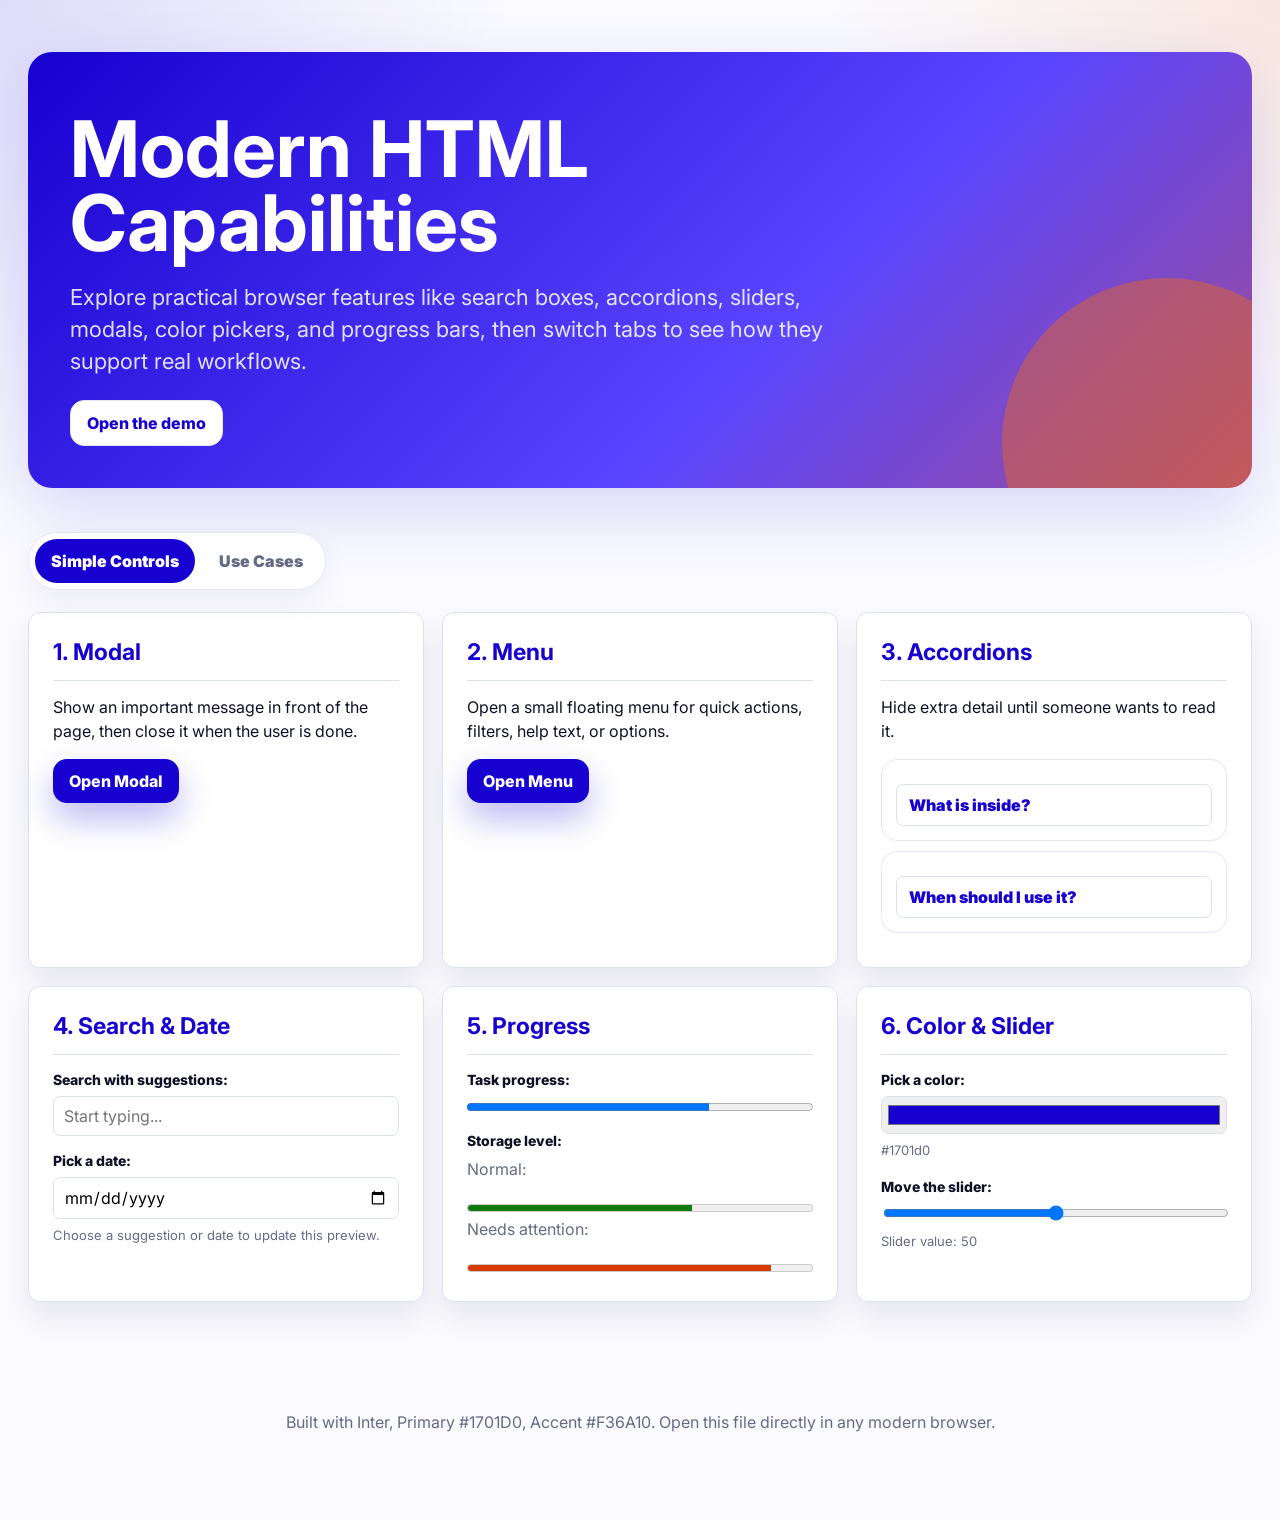
<file: examples/capabilities_use_case.html>
<!doctype html>
<html lang="en">
<head>
  <meta charset="utf-8" />
  <meta name="viewport" content="width=device-width, initial-scale=1" />
  <title>Modern HTML Capabilities</title>
  <link rel="preconnect" href="https://fonts.googleapis.com">
  <link rel="preconnect" href="https://fonts.gstatic.com" crossorigin>
  <link href="https://fonts.googleapis.com/css2?family=Inter:wght@400;500;600;700;800;900&display=swap" rel="stylesheet">
  <style>
    :root{
      --primary:#1701D0;
      --accent:#F36A10;
      --ink:#101126;
      --muted:#666B85;
      --soft:#F5F3FF;
      --line:#E7E5F8;
      --paper:#FFFFFF;
      --bg:#FAFAFF;
      --ok:#138A52;
      --warn:#B45F00;
      --danger:#C93C3C;
      --shadow:0 24px 70px rgba(23,1,208,.14);
      --radius:24px;
    }
    *{box-sizing:border-box}
    html{scroll-behavior:smooth}
    body{
      margin:0;
      min-height:100vh;
      font-family:Inter,system-ui,-apple-system,Segoe UI,sans-serif;
      color:var(--ink);
      background:
        radial-gradient(circle at top left, rgba(23,1,208,.12), transparent 32rem),
        radial-gradient(circle at top right, rgba(243,106,16,.13), transparent 28rem),
        var(--bg);
    }
    button,input,textarea,select{font:inherit}
    .wrap{width:100%;max-width:none;margin:0;padding:28px}
    header.hero{
      min-height:auto;
      display:grid;
      align-items:end;
      padding:24px 0 22px;
    }
    .hero-shell{
      background:linear-gradient(135deg,var(--primary),#5A45FF 62%,#9F4D91);
      color:white;
      border-radius:var(--radius);
      padding:clamp(24px,4vw,42px);
      position:relative;
      overflow:hidden;
      box-shadow:var(--shadow);
    }
    .hero-shell:after{
      content:"";
      position:absolute;
      width:330px;
      height:330px;
      right:-80px;
      bottom:-120px;
      border-radius:50%;
      background:rgba(243,106,16,.42);
    }
    .hero-content{position:relative;z-index:1;max-width:900px}
    h1{font-size:clamp(40px,7vw,78px);line-height:.95;margin:18px 0 16px;letter-spacing:0}
    .lead{font-size:clamp(17px,1.8vw,22px);line-height:1.45;color:rgba(255,255,255,.86);max-width:780px}
    .cta{display:flex;flex-wrap:wrap;gap:14px;margin-top:22px}
    .btn{border:0;border-radius:14px;padding:12px 16px;font-weight:800;cursor:pointer;text-decoration:none;display:inline-flex;align-items:center;justify-content:center;gap:10px;transition:.22s ease;min-height:44px}
    .btn.primary{background:var(--primary);color:white;box-shadow:0 16px 34px rgba(23,1,208,.28)}
    .btn.secondary{background:white;color:var(--primary);border:1px solid var(--line)}
    .btn.ghost{background:rgba(255,255,255,.14);color:white;border:1px solid rgba(255,255,255,.26)}
    .btn:hover{transform:translateY(-2px)}
    .metric-row{display:grid;grid-template-columns:repeat(3,minmax(120px,1fr));gap:12px;margin-top:22px;max-width:640px}
    .metric{background:rgba(255,255,255,.14);border:1px solid rgba(255,255,255,.24);padding:16px;border-radius:18px}
    .metric b{display:block;font-size:30px}.metric small{opacity:.82}
    .grid{display:grid;grid-template-columns:repeat(3,1fr);gap:18px;margin:34px 0}
    .section-block{margin:34px 0 48px}
    .section-title{display:flex;justify-content:space-between;gap:20px;align-items:end;margin:18px 0 24px}
    .section-title h2{font-size:34px;margin:0;letter-spacing:0}
    .section-title p{margin:0;color:var(--muted);line-height:1.5;max-width:650px}
    .cap-card{background:white;border:1px solid var(--line);border-radius:20px;padding:22px;box-shadow:0 14px 40px rgba(15,15,60,.05);transition:.2s;cursor:pointer;min-height:218px}
    .cap-card:hover,.cap-card.active{transform:translateY(-4px);border-color:rgba(23,1,208,.28);box-shadow:0 18px 54px rgba(23,1,208,.12)}
    .cap-num{font-weight:900;color:var(--accent);font-size:14px}
    .cap-card h3{margin:12px 0 8px;font-size:22px;letter-spacing:0}
    .cap-card p{margin:0;color:var(--muted);line-height:1.45}
    .pill{display:inline-flex;margin-top:16px;background:rgba(23,1,208,.08);color:var(--primary);font-weight:800;border-radius:999px;padding:7px 10px;font-size:12px}
    .experience{margin:22px 0 70px}
    .view-tabs{display:inline-flex;gap:8px;background:white;border:1px solid var(--line);border-radius:999px;padding:6px;box-shadow:0 12px 32px rgba(15,15,60,.06);position:sticky;top:12px;z-index:20}
    .view-tab{border:0;background:transparent;color:var(--muted);font-weight:900;border-radius:999px;padding:12px 16px;cursor:pointer}
    .view-tab.active{background:var(--primary);color:white}
    .app-section{display:none;margin-top:22px}
    .app-section.active{display:block;animation:rise .24s ease}
    .showcase{background:white;border:1px solid var(--line);border-radius:var(--radius);box-shadow:var(--shadow);overflow:hidden}
    .tabs{display:flex;gap:8px;overflow:auto;padding:14px;border-bottom:1px solid var(--line);background:#fff;position:sticky;top:0;z-index:10}
    .tab{white-space:nowrap;border:1px solid var(--line);background:#fff;color:var(--muted);font-weight:800;border-radius:999px;padding:10px 14px;cursor:pointer}
    .tab.active{background:var(--primary);color:white;border-color:var(--primary)}
    .panel{display:none;padding:28px}
    .panel.active{display:block;animation:rise .28s ease}
    @keyframes rise{from{opacity:0;transform:translateY(8px)}to{opacity:1;transform:none}}
    .panel-head{display:flex;justify-content:space-between;gap:20px;align-items:flex-start;margin-bottom:22px}
    .panel h2{font-size:36px;letter-spacing:0;margin:0}
    .panel .desc{color:var(--muted);line-height:1.55;max-width:760px}
    .tag{background:rgba(243,106,16,.1);color:var(--accent);padding:8px 12px;border-radius:999px;font-weight:900;font-size:12px;text-transform:uppercase;letter-spacing:.08em;white-space:nowrap}
    .demo-grid{display:grid;grid-template-columns:1fr 1fr;gap:18px}
    .wide{grid-column:1 / -1}
    .box{border:1px solid var(--line);border-radius:18px;padding:20px;background:#fff}
    .box h4{margin:0 0 12px;font-size:18px}
    .muted{color:var(--muted)}
    .tech-grid{display:grid;grid-template-columns:repeat(3,1fr);gap:18px}
    .tech-card{background:#fff;border:1px solid #DCE2EC;border-radius:12px;padding:24px;box-shadow:0 16px 30px rgba(16,17,38,.08);min-height:230px}
    .tech-card h3{color:var(--primary);font-size:23px;line-height:1.35;margin:0 0 14px;border-bottom:1px solid #DCE2EC;padding-bottom:12px}
    .tech-card p{font-size:16px;line-height:1.5;margin:0 0 16px}
    .tech-card label{display:block;font-weight:800;font-size:14px;margin:16px 0 8px}
    .tech-card input:not([type="range"]):not([type="color"]){width:100%;border:1px solid #DCE2EC;border-radius:7px;padding:9px 10px}
    .tech-card input[type="color"]{width:100%;height:38px;border:1px solid #DCE2EC;border-radius:7px;padding:4px}
    .tech-card input[type="range"],.tech-card progress,.tech-card meter{width:100%}
    .native-dialog{border:0;border-radius:18px;box-shadow:0 24px 80px rgba(16,17,38,.28);max-width:430px;padding:0}
    .native-dialog::backdrop{background:rgba(16,17,38,.46)}
    .dialog-body{padding:24px}
    .native-popover{border:1px solid var(--line);border-radius:14px;padding:14px;box-shadow:0 16px 40px rgba(16,17,38,.16);max-width:260px}
    .summary-row{display:block;border:1px solid #DCE2EC;border-radius:7px;padding:10px 12px;margin-top:10px;color:var(--primary);font-weight:900}
    .tech-output{font-size:13px;color:var(--muted);margin-top:8px;min-height:20px}
    .approaches{display:grid;grid-template-columns:repeat(3,1fr);gap:14px}
    .approach{border:1px solid var(--line);border-radius:18px;padding:16px;background:#fff}
    .approach.selected{border-color:var(--primary);box-shadow:0 14px 34px rgba(23,1,208,.12)}
    .approach h4{display:flex;justify-content:space-between;gap:10px;align-items:center}
    .pros-cons{display:grid;grid-template-columns:1fr 1fr;gap:10px}
    .pros-cons ul{margin:8px 0 0;padding-left:18px;color:var(--muted);line-height:1.45}
    .badge{display:inline-flex;border-radius:999px;padding:5px 8px;font-size:12px;font-weight:900;background:var(--soft);color:var(--primary)}
    .score{height:10px;border-radius:999px;background:var(--soft);overflow:hidden;margin:8px 0 12px}
    .score span{display:block;height:100%;background:linear-gradient(90deg,var(--primary),var(--accent));border-radius:999px}
    .control-row{display:flex;flex-wrap:wrap;gap:12px;align-items:center}
    .control-row label{display:flex;gap:8px;align-items:center;font-weight:800;color:var(--muted)}
    .code{font-family:ui-monospace,SFMono-Regular,Menlo,Consolas,monospace;background:#0D0B2B;color:white;border-radius:16px;padding:16px;line-height:1.65;overflow:auto;white-space:pre}
    .comment{color:#FFD27A}.add{color:#8AFFC1}.del{color:#FF9A9A}.keyword{color:#B7ACFF}
    .module-grid{display:grid;grid-template-columns:repeat(3,1fr);gap:14px}
    .module{border:1px solid var(--line);border-radius:18px;padding:16px;background:#fff}
    .module strong{color:var(--primary)}
    .issue{display:flex;justify-content:space-between;gap:12px;border-left:4px solid var(--accent);background:var(--soft);border-radius:12px;padding:12px;margin-top:10px}
    .pipeline-stage{display:grid;grid-template-columns:1.5fr .8fr;gap:18px;align-items:stretch}
    .pipeline-chart{min-height:480px;padding:14px;background:#FBFCFF;border:1px solid #DCE2EC;border-radius:18px;overflow:auto}
    .pipeline-chart svg{min-width:920px;width:100%;height:auto;display:block}
    .pipeline-node{cursor:pointer;outline:none}
    .pipeline-node rect{fill:#fff;stroke:#CAD2E1;stroke-width:2;transition:.18s ease}
    .pipeline-node text{pointer-events:none;font-weight:800;fill:var(--ink)}
    .pipeline-node .pipeline-meta{font-size:12px;font-weight:700;fill:var(--muted)}
    .pipeline-node.active rect,.pipeline-node:hover rect,.pipeline-node:focus rect{stroke:var(--primary);filter:drop-shadow(0 10px 18px rgba(23,1,208,.16))}
    .pipeline-node.trigger rect{fill:#1701D0;stroke:#1701D0}
    .pipeline-node.trigger text,.pipeline-node.terminal text{fill:#fff}
    .pipeline-node.terminal rect{fill:#138A52;stroke:#138A52}
    .pipeline-node.failure rect{fill:#FFF1E8;stroke:#F36A10}
    .pipeline-edge{fill:none;stroke:#F36A10;stroke-width:4;marker-end:url(#pipelineArrow)}
    .pipeline-edge.secondary{stroke:#A9B2C7;stroke-width:3}
    .pipeline-edge.fail{stroke:#C93C3C;stroke-dasharray:8 7}
    .pipeline-label{font-size:12px;font-weight:900;fill:#666B85;text-transform:uppercase}
    .pipeline-detail{display:grid;gap:12px}
    .pipeline-detail h4{margin:0;font-size:23px;color:var(--primary);text-align:center}
    .pipeline-detail > .muted{text-align:center;max-width:520px;margin:0 auto}
    .pipeline-kind{display:inline-flex;width:max-content;margin:0 auto;border-radius:999px;padding:6px 10px;background:rgba(23,1,208,.08);color:var(--primary);font-size:12px;font-weight:900;text-transform:uppercase}
    .pipeline-facts{display:grid;gap:8px;margin:0}
    .pipeline-facts div{display:grid;grid-template-columns:88px 1fr;gap:10px;padding:10px;border:1px solid var(--line);border-radius:12px;background:#fff}
    .pipeline-facts dt{font-weight:900;color:var(--muted)}
    .pipeline-facts dd{margin:0;font-weight:800}
    .pipeline-snippet{font-family:ui-monospace,SFMono-Regular,Menlo,Consolas,monospace;background:#0D0B2B;color:#fff;border-radius:14px;padding:14px;white-space:pre-wrap;line-height:1.55;font-size:13px}
    .tokens{display:grid;grid-template-columns:repeat(4,1fr);gap:12px}
    .swatch{border-radius:16px;overflow:hidden;border:1px solid var(--line);cursor:pointer}
    .color{height:82px}.swatch div:last-child{padding:12px;font-weight:800;background:white}
    .component-preview{border:1px solid var(--line);border-radius:18px;padding:20px;background:var(--soft)}
    .phone{width:240px;margin:auto;border:10px solid #111;border-radius:34px;padding:16px;background:white;box-shadow:0 20px 50px rgba(0,0,0,.12)}
    .screen{min-height:330px;border-radius:22px;background:linear-gradient(180deg,var(--soft),#fff);padding:14px}
    .bubble{padding:12px;border-radius:16px;background:var(--primary);color:white;margin:10px 0;font-weight:700}
    .bubble.alt{background:var(--accent)}
    .flow-steps{display:grid;grid-template-columns:repeat(4,1fr);gap:10px}
    .step{border:1px solid var(--line);border-radius:16px;padding:14px;font-weight:800}
    .step.active{background:var(--primary);color:white}
    .svg-wrap svg{width:100%;height:280px}
    .slide{aspect-ratio:16/9;background:linear-gradient(135deg,var(--primary),#05041A);border-radius:18px;color:white;padding:34px;display:flex;flex-direction:column;justify-content:space-between}
    .slide h3{font-size:40px;letter-spacing:0;margin:0}
    .slide small{color:#FFC9A8;font-weight:800}
    details{border:1px solid var(--line);border-radius:16px;padding:14px;margin:10px 0}
    summary{cursor:pointer;font-weight:900;color:var(--primary)}
    .source-text-panel{background:#050505;color:#fff;border-radius:18px;padding:18px;font-family:ui-monospace,SFMono-Regular,Menlo,Consolas,monospace;font-size:14px;line-height:1.7;white-space:pre-wrap;box-shadow:inset 0 0 0 1px rgba(255,255,255,.12)}
    .migration-timeline{position:relative;padding-left:32px;display:grid;gap:26px}
    .migration-timeline:before{content:"";position:absolute;left:7px;top:10px;bottom:10px;width:2px;background:#e0e0e0}
    .migration-event{position:relative}
    .migration-event:before{content:"";position:absolute;left:-32px;top:7px;width:12px;height:12px;border-radius:50%;background:#8c8c8c;z-index:1}
    .migration-event.warning:before{background:#e06d53}
    .migration-event.success:before{background:#769665}
    .time-badge{display:inline-block;background:#f4f4f5;color:#555;font-size:13px;font-weight:800;padding:3px 12px;border:1px solid #e4e4e7;border-radius:999px;margin-bottom:8px}
    .migration-event p{margin:0;color:#2b2b2b;line-height:1.6}
    .migration-event strong{color:#000}
    .board{display:grid;grid-template-columns:repeat(4,1fr);gap:10px}
    .lane{background:var(--soft);border-radius:18px;padding:12px;min-height:190px}
    .lane h5{margin:0 0 10px;color:var(--primary)}
    .ticket{background:white;border:1px solid var(--line);border-radius:12px;padding:10px;margin-bottom:8px;font-weight:700;font-size:13px;cursor:pointer}
    .ticket.selected{outline:3px solid rgba(243,106,16,.28)}
    textarea,.text-input{width:100%;border:1px solid var(--line);border-radius:14px;padding:12px;background:#fff}
    footer{padding:40px 0 60px;color:var(--muted);text-align:center}
    @media(max-width:960px){
      .demo-grid,.approaches,.module-grid,.tech-grid,.pipeline-stage{grid-template-columns:1fr}
      .grid{grid-template-columns:1fr 1fr}
      .tokens,.board,.flow-steps,.metric-row{grid-template-columns:1fr}
      .panel-head{display:block}
      .section-title{display:block}
    }
    @media(max-width:620px){
      .wrap{padding:18px}
      .grid{grid-template-columns:1fr}
      h1{font-size:44px}
      .panel{padding:18px}
      .panel h2{font-size:30px}
    }
  </style>
</head>
<body>
  <div class="wrap">
    <header class="hero">
      <section class="hero-shell">
        <div class="hero-content">
          <h1>Modern HTML Capabilities</h1>
          <p class="lead">Explore practical browser features like search boxes, accordions, sliders, modals, color pickers, and progress bars, then switch tabs to see how they support real workflows.</p>
          <div class="cta">
            <a class="btn secondary" href="#experience">Open the demo</a>
          </div>
        </div>
      </section>
    </header>

    <main class="experience" id="experience">
      <div class="view-tabs" aria-label="Main views">
        <button class="view-tab active" data-view="simple-controls">Simple Controls</button>
        <button class="view-tab" data-view="use-cases">Use Cases</button>
      </div>

      <section class="app-section active" id="simple-controls">
        <div class="tech-grid">
          <article class="tech-card">
            <h3>1. Modal</h3>
            <p>Show an important message in front of the page, then close it when the user is done.</p>
            <button class="btn primary" id="launchNativeModal">Open Modal</button>
          </article>

          <article class="tech-card">
            <h3>2. Menu</h3>
            <p>Open a small floating menu for quick actions, filters, help text, or options.</p>
            <button class="btn primary" popovertarget="nativePopoverMenu">Open Menu</button>
            <div class="native-popover" id="nativePopoverMenu" popover>
              <strong>Quick menu</strong>
              <p class="muted">Use this pattern for small choices without leaving the page.</p>
            </div>
          </article>

          <article class="tech-card">
            <h3>3. Accordions</h3>
            <p>Hide extra detail until someone wants to read it.</p>
            <details>
              <summary class="summary-row">What is inside?</summary>
              <p class="muted">A short answer, note, checklist, policy, or explanation.</p>
            </details>
            <details>
              <summary class="summary-row">When should I use it?</summary>
              <p class="muted">Use it when the page needs detail without making the first view noisy.</p>
            </details>
          </article>

          <article class="tech-card">
            <h3>4. Search & Date</h3>
            <label for="nativeSearch">Search with suggestions:</label>
            <input id="nativeSearch" list="htmlSuggestions" placeholder="Start typing...">
            <datalist id="htmlSuggestions">
              <option value="Modal">
              <option value="Menu">
              <option value="Accordion">
              <option value="Slider">
              <option value="Progress bar">
            </datalist>
            <label for="nativeDate">Pick a date:</label>
            <input id="nativeDate" type="date">
            <div class="tech-output" id="formOutput">Choose a suggestion or date to update this preview.</div>
          </article>

          <article class="tech-card">
            <h3>5. Progress</h3>
            <label for="taskProgress">Task progress:</label>
            <progress id="taskProgress" max="100" value="70"></progress>
            <label for="storageOptimal">Storage level:</label>
            <p class="muted">Normal:</p>
            <meter id="storageOptimal" min="0" max="100" low="30" high="80" optimum="70" value="65"></meter>
            <p class="muted">Needs attention:</p>
            <meter id="storageCritical" min="0" max="100" low="30" high="80" optimum="20" value="88"></meter>
          </article>

          <article class="tech-card">
            <h3>6. Color & Slider</h3>
            <label for="nativeColor">Pick a color:</label>
            <input id="nativeColor" type="color" value="#1701d0">
            <div class="tech-output" id="colorOutput">#1701d0</div>
            <label for="nativeRange">Move the slider:</label>
            <input id="nativeRange" type="range" min="0" max="100" value="50">
            <div class="tech-output" id="rangeOutput">Slider value: 50</div>
          </article>
        </div>
      </section>

      <dialog class="native-dialog" id="nativeDialog">
        <form method="dialog" class="dialog-body">
          <h3>Modal is open</h3>
          <p class="muted">Use this for confirmations, focused tasks, and important messages.</p>
          <button class="btn primary">Close Modal</button>
        </form>
      </dialog>

      <section class="app-section" id="use-cases">
        <section class="showcase">
          <nav class="tabs" id="tabs"></nav>
          <div id="panels"></div>
        </section>
      </section>
    </main>

    <footer>Built with Inter, Primary #1701D0, Accent #F36A10. Open this file directly in any modern browser.</footer>
  </div>

  <script>
    const capabilities = [
      {id:'performance-scale', no:'01', title:'Timeline', tag:'Scale', desc:'Show the PostgreSQL upgrade narrative as raw source text plus an upgrade sequence.'},
      {id:'review', no:'03', title:'Git Data Pipeline', tag:'Flow', desc:'Click through a git-triggered data pipeline from commit to production freshness checks.'},
      {id:'design', no:'04', title:'Design', tag:'Tokens', desc:'Make colors, component states, and theme choices visible and adjustable.'},
      {id:'prototype', no:'05', title:'Prototyping', tag:'Feel', desc:'Click through an app flow and see how states change before code is built.'},
      {id:'diagrams', no:'06', title:'Illustrations & Diagrams', tag:'SVG', desc:'Toggle labels and paths in an inline SVG system diagram.'},
      {id:'decks', no:'07', title:'Decks', tag:'Present', desc:'Navigate a lightweight slide deck with buttons and keyboard arrows.'},
      {id:'research', no:'08', title:'Research & Learning', tag:'Learn', desc:'Search a glossary and check comprehension in the same HTML artifact.'},
      {id:'editors', no:'10', title:'Custom Editing Interfaces', tag:'Loop', desc:'Edit a focused task board and export the result as markdown.'}
    ];

    const panelHTML = {
      'performance-scale': `
        <div class="panel-head"><div><h2>Performance and scale</h2><p class="desc">A PostgreSQL version-deprecation challenge - Text vs Timeline </p></div></div>
        <div class="demo-grid">
          <div class="box">
            <h4>Actual text</h4>
            <div class="source-text-panel">No performance issues have been observed in the current platform. One of challenges
encountered was related to PostgreSQL version deprecation on AWS. The database was
initially running on PostgreSQL version 12, which was approaching end of support.
To address this, we upgraded the platform to PostgreSQL version 15. This involved
provisioning a new RDS PostgreSQL instance, migrating the data, and updating pipeline
connections to point to the new database. The transition was completed without any
impact on data integrity or pipeline logic, as the SQL used is standard and not
dependent on version-specific features.
Post-upgrade, the system has been stable, and no performance regressions or
functional issues have been observed.</div>
          </div>
          <div class="box">
            <h4>Upgrade sequence</h4>
            <div class="migration-timeline">
              <div class="migration-event warning">
                <div class="time-badge">Challenge Encountered</div>
                <p><strong>PostgreSQL 12 deprecation.</strong> The AWS RDS database was approaching end of support, creating a platform maintenance risk.</p>
              </div>
              <div class="migration-event">
                <div class="time-badge">Upgrade Target</div>
                <p><strong>PostgreSQL 15 selected.</strong> The platform moved from PostgreSQL 12 to PostgreSQL 15.</p>
              </div>
              <div class="migration-event">
                <div class="time-badge">Execution</div>
                <p><strong>New RDS instance provisioned.</strong> A fresh PostgreSQL instance was created, data was migrated, and pipeline connections were updated.</p>
              </div>
              <div class="migration-event success">
                <div class="time-badge">Zero Impact</div>
                <p><strong>Data and logic preserved.</strong> The transition completed without impact to data integrity or pipeline logic because standard SQL was used.</p>
              </div>
              <div class="migration-event success">
                <div class="time-badge">Current Status</div>
                <p><strong>Stable platform.</strong> No performance regressions or functional issues have been observed after the upgrade.</p>
              </div>
            </div>
          </div>
        </div>`,
      review: `
        <div class="panel-head"><div><h2>Git data pipeline</h2><p class="desc">A git push starts validation, packaging, deployment, backfill checks, and monitoring. Click any step to see what runs and where the pipeline can stop.</p></div><span class="tag">Flowchart</span></div>
        <div class="pipeline-stage">
          <div class="pipeline-chart" aria-label="Git-triggered data pipeline flowchart">
            <svg viewBox="0 0 980 500" role="img">
              <defs>
                <marker id="pipelineArrow" markerWidth="10" markerHeight="10" refX="8" refY="3" orient="auto"><path d="M0,0 L0,6 L9,3 z" fill="currentColor"/></marker>
              </defs>
              <path class="pipeline-edge" d="M165 78 H235"/>
              <path class="pipeline-edge" d="M365 78 H435"/>
              <path class="pipeline-edge" d="M565 78 H635"/>
              <path class="pipeline-edge" d="M765 78 H835"/>
              <path class="pipeline-edge" d="M885 130 V190 H700"/>
              <path class="pipeline-edge" d="M570 240 H505"/>
              <path class="pipeline-edge" d="M375 240 H305"/>
              <path class="pipeline-edge" d="M175 240 H140 V335 H235"/>
              <path class="pipeline-edge" d="M365 365 H455"/>
              <path class="pipeline-edge fail" d="M500 130 V170 H300 V190"/>
              <path class="pipeline-edge fail" d="M700 290 V420 H500"/>
              <text class="pipeline-label" x="385" y="166">fail</text>
              <text class="pipeline-label" x="660" y="415">late data</text>

              <g class="pipeline-node trigger active" data-step="push" tabindex="0">
                <rect x="35" y="38" width="130" height="80" rx="18"/>
                <text x="100" y="73" text-anchor="middle">git push</text>
                <text class="pipeline-meta" x="100" y="96" text-anchor="middle">main branch</text>
              </g>
              <g class="pipeline-node" data-step="ci" tabindex="0">
                <rect x="235" y="38" width="130" height="80" rx="18"/>
                <text x="300" y="70" text-anchor="middle">CI checks</text>
                <text class="pipeline-meta" x="300" y="95" text-anchor="middle">lint + tests</text>
              </g>
              <g class="pipeline-node" data-step="package" tabindex="0">
                <rect x="435" y="38" width="130" height="80" rx="18"/>
                <text x="500" y="70" text-anchor="middle">Package</text>
                <text class="pipeline-meta" x="500" y="95" text-anchor="middle">DAG + image</text>
              </g>
              <g class="pipeline-node" data-step="staging" tabindex="0">
                <rect x="635" y="38" width="130" height="80" rx="18"/>
                <text x="700" y="70" text-anchor="middle">Staging</text>
                <text class="pipeline-meta" x="700" y="95" text-anchor="middle">deploy + seed</text>
              </g>
              <g class="pipeline-node" data-step="prod" tabindex="0">
                <rect x="835" y="38" width="130" height="80" rx="18"/>
                <text x="900" y="70" text-anchor="middle">Prod DAG</text>
                <text class="pipeline-meta" x="900" y="95" text-anchor="middle">schedule on</text>
              </g>
              <g class="pipeline-node" data-step="backfill" tabindex="0">
                <rect x="570" y="200" width="130" height="80" rx="18"/>
                <text x="635" y="232" text-anchor="middle">Backfill</text>
                <text class="pipeline-meta" x="635" y="257" text-anchor="middle">dry run</text>
              </g>
              <g class="pipeline-node" data-step="quality" tabindex="0">
                <rect x="375" y="200" width="130" height="80" rx="18"/>
                <text x="440" y="232" text-anchor="middle">Quality gate</text>
                <text class="pipeline-meta" x="440" y="257" text-anchor="middle">schema + drift</text>
              </g>
              <g class="pipeline-node" data-step="warehouse" tabindex="0">
                <rect x="175" y="200" width="130" height="80" rx="18"/>
                <text x="240" y="232" text-anchor="middle">Warehouse</text>
                <text class="pipeline-meta" x="240" y="257" text-anchor="middle">models update</text>
              </g>
              <g class="pipeline-node terminal" data-step="freshness" tabindex="0">
                <rect x="235" y="325" width="130" height="80" rx="18"/>
                <text x="300" y="357" text-anchor="middle">Freshness ok</text>
                <text class="pipeline-meta" x="300" y="382" text-anchor="middle">dashboards live</text>
              </g>
              <g class="pipeline-node failure" data-step="alert" tabindex="0">
                <rect x="455" y="325" width="130" height="80" rx="18"/>
                <text x="520" y="357" text-anchor="middle">Alert + hold</text>
                <text class="pipeline-meta" x="520" y="382" text-anchor="middle">Slack + rollback</text>
              </g>
            </svg>
          </div>
          <aside class="box pipeline-detail">
            <span class="pipeline-kind" id="pipelineKind"></span>
            <h4 id="pipelineTitle"></h4>
            <p class="muted" id="pipelineBody"></p>
            <dl class="pipeline-facts">
              <div><dt>Runs</dt><dd id="pipelineRuns"></dd></div>
              <div><dt>Time</dt><dd id="pipelineTime"></dd></div>
              <div><dt>Stops if</dt><dd id="pipelineStops"></dd></div>
            </dl>
            <div class="pipeline-snippet" id="pipelineSnippet"></div>
          </aside>
        </div>`,
      design: `
        <div class="panel-head"><div><h2>Design</h2><p class="desc">Choose a token and watch the component preview update. This makes visual decisions testable without opening a design tool.</p></div><span class="tag">Design system</span></div>
        <div class="demo-grid">
          <div class="box"><h4>Theme tokens</h4><div class="tokens">
            <div class="swatch" data-color="#1701D0"><div class="color" style="background:#1701D0"></div><div>Primary</div></div>
            <div class="swatch" data-color="#F36A10"><div class="color" style="background:#F36A10"></div><div>Accent</div></div>
            <div class="swatch" data-color="#138A52"><div class="color" style="background:#138A52"></div><div>Success</div></div>
            <div class="swatch" data-color="#101126"><div class="color" style="background:#101126"></div><div>Ink</div></div>
          </div></div>
          <div class="box"><h4>Live component preview</h4><div class="component-preview" id="designPreview"><button class="btn primary" id="tokenButton">Primary action</button><p class="muted">Selected color: <strong id="tokenValue">#1701D0</strong></p></div></div>
        </div>`,
      prototype: `
        <div class="panel-head"><div><h2>Prototyping</h2><p class="desc">Click through a four-step flow. The phone mock and progress states update as the user journey changes.</p></div><span class="tag">Interactive</span></div>
        <div class="demo-grid">
          <div class="box"><h4>Flow states</h4><div class="flow-steps" id="flowSteps"></div><p><button class="btn secondary" id="prevStep">Back</button> <button class="btn primary" id="nextStep">Next</button></p></div>
          <div class="box"><div class="phone"><div class="screen" id="phoneScreen"></div></div></div>
        </div>`,
      diagrams: `
        <div class="panel-head"><div><h2>Illustrations & Diagrams</h2><p class="desc">Toggle annotations to switch between a clean diagram and a review-ready explanation.</p></div><span class="tag">Vector</span></div>
        <div class="box wide">
          <div class="control-row"><label><input id="diagramLabels" type="checkbox" checked> Show labels</label><label><input id="diagramData" type="checkbox" checked> Show data path</label></div>
          <div class="svg-wrap"><svg viewBox="0 0 900 300" role="img" aria-label="Input, HTML artifact, decision diagram">
            <defs><marker id="arr2" markerWidth="10" markerHeight="10" refX="8" refY="3" orient="auto"><path d="M0,0 L0,6 L9,3 z" fill="#F36A10"/></marker></defs>
            <rect x="40" y="90" width="160" height="95" rx="24" fill="#1701D0"/><text class="diagram-label" x="120" y="145" fill="white" text-anchor="middle" font-weight="900">Input</text>
            <rect x="360" y="60" width="180" height="150" rx="28" fill="#F5F3FF" stroke="#1701D0" stroke-width="3"/><text class="diagram-label" x="450" y="128" text-anchor="middle" font-weight="900">HTML Artifact</text><text class="diagram-label" x="450" y="158" text-anchor="middle" fill="#666B85">layout + style + logic</text>
            <rect x="700" y="90" width="160" height="95" rx="24" fill="#F36A10"/><text class="diagram-label" x="780" y="145" fill="white" text-anchor="middle" font-weight="900">Decision</text>
            <path class="diagram-path" d="M200 138 H355" stroke="#F36A10" stroke-width="5" marker-end="url(#arr2)"/><path class="diagram-path" d="M540 138 H695" stroke="#F36A10" stroke-width="5" marker-end="url(#arr2)"/>
          </svg></div>
        </div>`,
      decks: `
        <div class="panel-head"><div><h2>Decks</h2><p class="desc">Use the controls or arrow keys to navigate slides. The content stays portable because it is just HTML.</p></div><span class="tag">Meeting-ready</span></div>
        <div class="demo-grid">
          <div class="slide" id="slideView"></div>
          <div class="box"><h4>Slide controls</h4><p class="muted" id="slideCounter"></p><p><button class="btn secondary" id="prevSlide">Back</button> <button class="btn primary" id="nextSlide">Next</button></p></div>
        </div>`,
      research: `
        <div class="panel-head"><div><h2>Research & Learning</h2><p class="desc">Filter a glossary and check a concept. This turns static notes into a navigable learning artifact.</p></div><span class="tag">Explainer</span></div>
        <div class="demo-grid">
          <div class="box"><h4>Glossary search</h4><input class="text-input" id="glossarySearch" placeholder="Search terms"><div id="glossaryList"></div></div>
          <div class="box"><h4>Quick check</h4><p class="muted">Which artifact is best when the output needs code, style, and interaction in one portable file?</p><select id="quizAnswer" class="text-input"><option value="">Choose an answer</option><option>Markdown note</option><option>HTML artifact</option><option>Plain text email</option></select><p id="quizResult" class="muted"></p></div>
        </div>`,
      editors: `
        <div class="panel-head"><div><h2>Custom Editing Interfaces</h2><p class="desc">Edit the selected ticket and export the board as markdown. This keeps the user in the loop while producing structured output.</p></div><span class="tag">User-in-loop</span></div>
        <div class="demo-grid">
          <div class="box"><h4>Mini triage board</h4><div class="board" id="editBoard"></div></div>
          <div class="box"><h4>Edit and export</h4><input class="text-input" id="ticketText" placeholder="Select a ticket"><p><button class="btn primary" id="saveTicket">Save ticket</button></p><textarea id="exportBox" style="height:160px"></textarea><p><button class="btn secondary" id="copyMarkdown">Copy markdown</button></p></div>
        </div>`
    };

    const tabs = document.getElementById('tabs');
    const panels = document.getElementById('panels');

    capabilities.forEach((capability, index) => {
      const tab = document.createElement('button');
      tab.className = 'tab' + (index === 0 ? ' active' : '');
      tab.textContent = capability.title;
      tab.onclick = () => activate(capability.id);
      tabs.appendChild(tab);

      const panel = document.createElement('section');
      panel.className = 'panel' + (index === 0 ? ' active' : '');
      panel.id = capability.id;
      panel.innerHTML = panelHTML[capability.id];
      panels.appendChild(panel);
    });

    const pipelineSteps = {
      push: {
        kind: 'trigger',
        title: 'git push main',
        body: 'A merge or direct push to main starts the data-pipeline workflow. Feature branches run checks only and never deploy schedules.',
        runs: 'GitHub Actions',
        time: '0s',
        stops: 'Branch is not main',
        snippet: 'on:\n  push:\n    branches: [main]\n    paths:\n      - dags/**\n      - models/**\n      - schemas/**'
      },
      ci: {
        kind: 'validation',
        title: 'CI checks',
        body: 'The workflow validates Python, SQL, DAG imports, schema contracts, and unit tests before any pipeline artifact is published.',
        runs: 'ruff, pytest, dbt compile',
        time: '~4 min',
        stops: 'Lint, import, or contract test fails',
        snippet: 'ruff check dags tests\npytest tests/pipeline\nastro dev parse\ndbt compile --profiles-dir ci'
      },
      package: {
        kind: 'artifact',
        title: 'Package DAG and image',
        body: 'The tested DAG bundle is baked into an orchestrator image and tagged with the git SHA so every deployed schedule is traceable.',
        runs: 'Docker + registry',
        time: '~3 min',
        stops: 'Image build or registry push fails',
        snippet: 'docker build -t registry/data-pipeline:$SHA .\ndocker push registry/data-pipeline:$SHA'
      },
      staging: {
        kind: 'deploy',
        title: 'Deploy to staging',
        body: 'Staging receives the new image, loads seed fixtures, and runs a smoke DAG against isolated warehouse tables.',
        runs: 'Airflow staging',
        time: '~6 min',
        stops: 'Smoke DAG or seed load fails',
        snippet: 'helm upgrade data-pipeline ./chart \\\n  --set image.tag=$SHA \\\n  --namespace staging'
      },
      prod: {
        kind: 'release',
        title: 'Enable production DAG',
        body: 'After staging passes, production points at the new image and the target DAG schedule is unpaused.',
        runs: 'Airflow production',
        time: '~90s',
        stops: 'Deployment lock is held',
        snippet: 'airflow dags unpause customer_daily_snapshot\nairflow dags trigger customer_daily_snapshot'
      },
      backfill: {
        kind: 'replay',
        title: 'Backfill dry run',
        body: 'A bounded replay checks the changed task against recent partitions before the regular schedule touches live reporting data.',
        runs: 'Last 3 partitions',
        time: '~8 min',
        stops: 'Partition retry budget is exceeded',
        snippet: 'airflow dags backfill customer_daily_snapshot \\\n  --start-date 2026-06-01 \\\n  --end-date 2026-06-03 \\\n  --dry-run'
      },
      quality: {
        kind: 'decision',
        title: 'Quality gate',
        body: 'Schema drift, row counts, null thresholds, and freshness checks decide whether the output can promote or must be held.',
        runs: 'Great Expectations + dbt tests',
        time: '~5 min',
        stops: 'Any critical expectation fails',
        snippet: 'dbt test --select customer_daily_snapshot\ngreat_expectations checkpoint run pipeline_release'
      },
      warehouse: {
        kind: 'publish',
        title: 'Warehouse models update',
        body: 'Validated transformations update analytics tables and publish downstream metadata for dashboards and data consumers.',
        runs: 'Snowflake warehouse',
        time: '~10 min',
        stops: 'Model run fails',
        snippet: 'dbt run --select customer_daily_snapshot+\ndbt docs generate\ncatalog publish --env prod'
      },
      freshness: {
        kind: 'success',
        title: 'Freshness ok',
        body: 'The release is complete once production freshness is green and dashboards point at the new successful run.',
        runs: 'Observability monitor',
        time: '~2 min',
        stops: 'No stop; this is the green path',
        snippet: 'freshness_status=healthy\nnotify #data-platform "pipeline release complete"'
      },
      alert: {
        kind: 'failure path',
        title: 'Alert and hold',
        body: 'Failed gates pause the production schedule, keep the previous artifact active, and notify owners with the failing run link.',
        runs: 'Rollback guard',
        time: '<1 min',
        stops: 'Manual owner review',
        snippet: 'airflow dags pause customer_daily_snapshot\nnotify #data-incidents "release held: quality gate failed"'
      }
    };
    const flowCopy = [
      {title:'Choose', text:'Pick a template and set the starting content.'},
      {title:'Preview', text:'Check spacing, content density, and first-pass hierarchy.'},
      {title:'Adjust', text:'Tune labels, order, and interaction details.'},
      {title:'Confirm', text:'Export the artifact or hand it to implementation.'}
    ];
    const slides = [
      {kicker:'SLIDE 01', title:'One file. Full narrative.', body:'Use HTML when the artifact needs to be read, clicked, and presented.'},
      {kicker:'SLIDE 02', title:'Controls create clarity.', body:'Inputs, filters, and toggles make trade-offs easier to inspect.'},
      {kicker:'SLIDE 03', title:'Export stays simple.', body:'Print, copy, or share the same portable browser file.'}
    ];
    const glossary = [
      ['Artifact','A reusable output people can inspect, edit, or share.'],
      ['Decision surface','An interface that exposes options and consequences together.'],
      ['Scaffold','The structure around content that makes it easier to navigate.'],
      ['Token','A named design value such as color, spacing, or radius.']
    ];
    const board = {
      Now:['Fix blocker'],
      Next:['Polish copy'],
      Later:['Add chart'],
      Cut:['Extra theme']
    };
    let currentFlowStep = 0;
    let currentSlide = 0;
    let selectedTicket = {lane:'Now', index:0};

    document.querySelectorAll('.view-tab').forEach(tab => {
      tab.onclick = () => {
        document.querySelectorAll('.view-tab,.app-section').forEach(el => el.classList.remove('active'));
        tab.classList.add('active');
        document.getElementById(tab.dataset.view).classList.add('active');
        wireDynamicControls();
      };
    });

    function activate(id){
      document.querySelectorAll('.tab,.panel').forEach(el => el.classList.remove('active'));
      document.querySelector(`.tab:nth-child(${capabilities.findIndex(capability => capability.id === id) + 1})`).classList.add('active');
      document.getElementById(id).classList.add('active');
      document.querySelector('.showcase').scrollIntoView({behavior:'smooth', block:'start'});
      wireDynamicControls();
    }

    function wireDynamicControls(){
      wireTechnicalCapabilities();
      wireReview();
      wireDesign();
      wirePrototype();
      wireDiagram();
      wireDeck();
      wireResearch();
      wireEditors();
    }

    function wireTechnicalCapabilities(){
      const dialogButton = document.getElementById('launchNativeModal');
      const dialog = document.getElementById('nativeDialog');
      if(dialogButton && dialog) dialogButton.onclick = () => dialog.showModal();

      const search = document.getElementById('nativeSearch');
      const date = document.getElementById('nativeDate');
      const formOutput = document.getElementById('formOutput');
      if(search && date && formOutput){
        const updateFormOutput = () => {
          const topic = search.value || 'no suggestion selected';
          const day = date.value || 'no date selected';
          formOutput.textContent = `Form state: ${topic}; ${day}.`;
        };
        search.oninput = updateFormOutput;
        date.oninput = updateFormOutput;
      }

      const color = document.getElementById('nativeColor');
      const colorOutput = document.getElementById('colorOutput');
      if(color && colorOutput){
        color.oninput = event => {
          colorOutput.textContent = event.target.value;
          colorOutput.style.color = event.target.value;
        };
      }

      const range = document.getElementById('nativeRange');
      const rangeOutput = document.getElementById('rangeOutput');
      if(range && rangeOutput){
        range.oninput = event => rangeOutput.textContent = `Slider value: ${event.target.value}`;
      }
    }

    function wireReview(){
      const title = document.getElementById('pipelineTitle');
      if(!title) return;
      const render = id => {
        const step = pipelineSteps[id];
        document.querySelectorAll('.pipeline-node').forEach(node => node.classList.toggle('active', node.dataset.step === id));
        document.getElementById('pipelineKind').textContent = step.kind;
        title.textContent = step.title;
        document.getElementById('pipelineBody').textContent = step.body;
        document.getElementById('pipelineRuns').textContent = step.runs;
        document.getElementById('pipelineTime').textContent = step.time;
        document.getElementById('pipelineStops').textContent = step.stops;
        document.getElementById('pipelineSnippet').textContent = step.snippet;
      };
      document.querySelectorAll('.pipeline-node').forEach(node => {
        node.onclick = () => render(node.dataset.step);
        node.onkeydown = event => {
          if(event.key === 'Enter' || event.key === ' ') {
            event.preventDefault();
            render(node.dataset.step);
          }
        };
      });
      render('push');
    }

    function wireDesign(){
      const preview = document.getElementById('designPreview');
      if(!preview) return;
      document.querySelectorAll('.swatch').forEach(swatch => {
        swatch.onclick = () => {
          const color = swatch.dataset.color;
          document.getElementById('tokenButton').style.background = color;
          document.getElementById('tokenValue').textContent = color;
          preview.style.borderColor = color;
        };
      });
    }

    function wirePrototype(){
      const steps = document.getElementById('flowSteps');
      if(!steps) return;
      const render = () => {
        steps.innerHTML = flowCopy.map((step, index) => `<div class="step ${index === currentFlowStep ? 'active' : ''}">${index + 1}. ${step.title}</div>`).join('');
        document.getElementById('phoneScreen').innerHTML = `<div class="bubble">${flowCopy[currentFlowStep].title}</div><p class="muted">${flowCopy[currentFlowStep].text}</p>`;
      };
      document.getElementById('prevStep').onclick = () => { currentFlowStep = Math.max(0, currentFlowStep - 1); render(); };
      document.getElementById('nextStep').onclick = () => { currentFlowStep = Math.min(flowCopy.length - 1, currentFlowStep + 1); render(); };
      render();
    }

    function wireDiagram(){
      const labels = document.getElementById('diagramLabels');
      if(!labels) return;
      const update = () => {
        document.querySelectorAll('.diagram-label').forEach(el => el.style.display = labels.checked ? '' : 'none');
        document.querySelectorAll('.diagram-path').forEach(el => el.style.display = document.getElementById('diagramData').checked ? '' : 'none');
      };
      labels.onchange = update;
      document.getElementById('diagramData').onchange = update;
      update();
    }

    function wireDeck(){
      const slideView = document.getElementById('slideView');
      if(!slideView) return;
      const render = () => {
        const slide = slides[currentSlide];
        slideView.innerHTML = `<small>${slide.kicker}</small><h3>${slide.title}</h3><p>${slide.body}</p>`;
        document.getElementById('slideCounter').textContent = `Slide ${currentSlide + 1} of ${slides.length}`;
      };
      document.getElementById('prevSlide').onclick = () => { currentSlide = (currentSlide + slides.length - 1) % slides.length; render(); };
      document.getElementById('nextSlide').onclick = () => { currentSlide = (currentSlide + 1) % slides.length; render(); };
      render();
    }

    function wireResearch(){
      const search = document.getElementById('glossarySearch');
      if(!search) return;
      const render = () => {
        const query = search.value.toLowerCase();
        document.getElementById('glossaryList').innerHTML = glossary
          .filter(([term, text]) => `${term} ${text}`.toLowerCase().includes(query))
          .map(([term, text]) => `<details open><summary>${term}</summary><p class="muted">${text}</p></details>`)
          .join('');
      };
      search.oninput = render;
      document.getElementById('quizAnswer').onchange = event => {
        document.getElementById('quizResult').textContent = event.target.value === 'HTML artifact' ? 'Correct. HTML can carry content, style, and behavior together.' : 'Try again. Look for the option that can include interaction.';
      };
      render();
    }

    function wireEditors(){
      const editBoard = document.getElementById('editBoard');
      if(!editBoard) return;
      const exportBoard = () => {
        document.getElementById('exportBox').value = Object.entries(board).map(([lane, tickets]) => `## ${lane}\n${tickets.map(ticket => `- ${ticket}`).join('\n')}`).join('\n\n');
      };
      const render = () => {
        editBoard.innerHTML = Object.entries(board).map(([lane, tickets]) => `<div class="lane"><h5>${lane}</h5>${tickets.map((ticket, index) => `<div class="ticket ${selectedTicket.lane === lane && selectedTicket.index === index ? 'selected' : ''}" data-lane="${lane}" data-index="${index}">${ticket}</div>`).join('')}</div>`).join('');
        document.querySelectorAll('.ticket').forEach(ticket => {
          ticket.onclick = () => {
            selectedTicket = {lane:ticket.dataset.lane, index:Number(ticket.dataset.index)};
            document.getElementById('ticketText').value = board[selectedTicket.lane][selectedTicket.index];
            render();
          };
        });
        document.getElementById('ticketText').value = board[selectedTicket.lane][selectedTicket.index];
        exportBoard();
      };
      document.getElementById('saveTicket').onclick = () => {
        board[selectedTicket.lane][selectedTicket.index] = document.getElementById('ticketText').value || 'Untitled task';
        render();
      };
      document.getElementById('copyMarkdown').onclick = () => navigator.clipboard.writeText(document.getElementById('exportBox').value);
      render();
    }

    function copySummary(){
      const text = 'HTML can act as a single-file interface for exploration, data pipelines, design, prototyping, diagrams, decks, research, and custom editors.';
      navigator.clipboard.writeText(text);
      alert('Summary copied.');
    }

    document.addEventListener('keydown', event => {
      if(!document.getElementById('decks').classList.contains('active')) return;
      if(event.key === 'ArrowRight') document.getElementById('nextSlide')?.click();
      if(event.key === 'ArrowLeft') document.getElementById('prevSlide')?.click();
    });

    wireDynamicControls();
  </script>
</body>
</html>
</file>
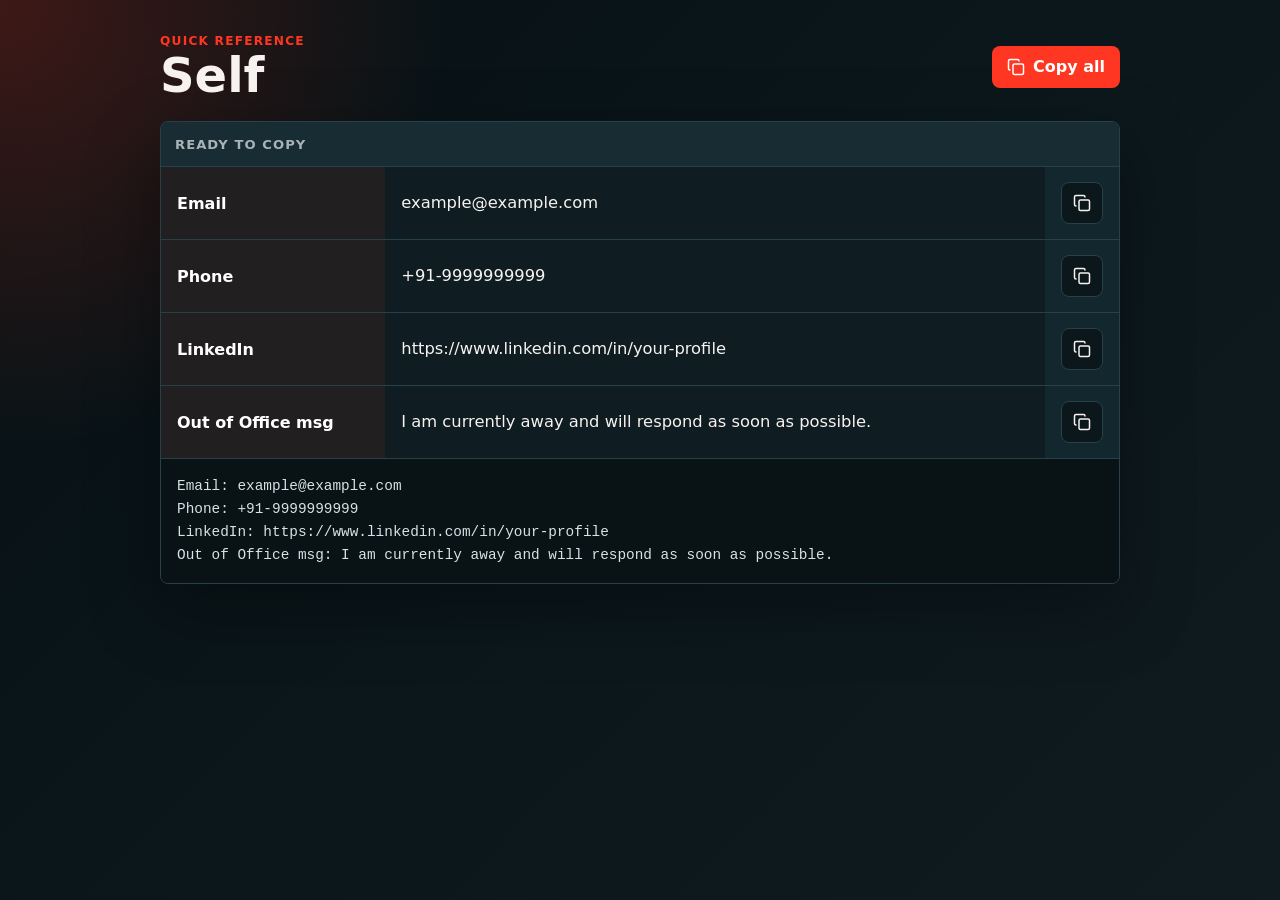
<file: HTML/self.html>
<!DOCTYPE html>
<html lang="en">
<head>
  <meta charset="UTF-8">
  <meta name="viewport" content="width=device-width, initial-scale=1.0">
  <title>Self Quick Reference</title>
  <style>
    :root {
      color-scheme: dark;
      --brand: #ff3621;
      --brand-deep: #1b3139;
      --bg: #071013;
      --panel: #0f1d22;
      --panel-soft: #13272e;
      --text: #f7f2ef;
      --muted: #a7b3b7;
      --line: #284047;
      --success: #7dd3a8;
      font-family: "DM Sans", Inter, ui-sans-serif, system-ui, -apple-system, BlinkMacSystemFont, "Segoe UI", sans-serif;
    }

    * {
      box-sizing: border-box;
    }

    body {
      margin: 0;
      min-height: 100vh;
      background:
        radial-gradient(circle at top left, rgba(255, 54, 33, 0.22), transparent 28rem),
        linear-gradient(135deg, #071013 0%, #0b171b 52%, #101b1f 100%);
      color: var(--text);
    }

    button {
      font: inherit;
    }

    .page {
      width: min(960px, calc(100% - 32px));
      margin: 0 auto;
      padding: 34px 0;
    }

    .topbar {
      display: flex;
      align-items: center;
      justify-content: space-between;
      gap: 16px;
      margin-bottom: 22px;
    }

    .brand-text {
      min-width: 0;
    }

    .eyebrow {
      margin: 0 0 3px;
      color: var(--brand);
      font-size: 0.76rem;
      font-weight: 800;
      letter-spacing: 0.1em;
      text-transform: uppercase;
    }

    h1 {
      margin: 0;
      font-size: clamp(1.65rem, 5vw, 3rem);
      line-height: 1;
      letter-spacing: 0;
    }

    .copy-all {
      display: inline-flex;
      min-height: 42px;
      align-items: center;
      justify-content: center;
      gap: 8px;
      border: 1px solid rgba(255, 54, 33, 0.55);
      border-radius: 8px;
      background: var(--brand);
      color: #fff;
      cursor: pointer;
      font-weight: 800;
      padding: 0 14px;
      white-space: nowrap;
    }

    .shell {
      border: 1px solid var(--line);
      border-radius: 8px;
      background: rgba(15, 29, 34, 0.92);
      box-shadow: 0 24px 70px rgba(0, 0, 0, 0.34);
      overflow: hidden;
    }

    .shell-head {
      display: flex;
      align-items: center;
      justify-content: space-between;
      gap: 12px;
      border-bottom: 1px solid var(--line);
      background: rgba(27, 49, 57, 0.78);
      padding: 12px 14px;
    }

    .shell-title {
      color: var(--muted);
      font-size: 0.82rem;
      font-weight: 800;
      letter-spacing: 0.08em;
      text-transform: uppercase;
    }

    .status {
      min-height: 20px;
      color: var(--success);
      font-size: 0.84rem;
      font-weight: 700;
      text-align: right;
    }

    .reference {
      display: grid;
      gap: 1px;
      background: var(--line);
    }

    .row {
      display: grid;
      grid-template-columns: minmax(140px, 0.34fr) minmax(0, 1fr) auto;
      gap: 0;
      align-items: stretch;
      background: var(--panel);
    }

    .label,
    .value,
    .action {
      padding: 15px 16px;
    }

    .label {
      display: flex;
      align-items: center;
      color: #ffffff;
      font-weight: 850;
      background: rgba(255, 54, 33, 0.08);
    }

    .value {
      display: flex;
      align-items: center;
      min-width: 0;
      color: var(--text);
      font-size: 1.02rem;
      line-height: 1.45;
      overflow-wrap: anywhere;
    }

    .action {
      display: flex;
      align-items: center;
      justify-content: center;
      background: var(--panel-soft);
    }

    .copy {
      display: inline-flex;
      width: 42px;
      height: 42px;
      align-items: center;
      justify-content: center;
      border: 1px solid var(--line);
      border-radius: 8px;
      background: #0b171b;
      color: var(--text);
      cursor: pointer;
      transition: border-color 160ms ease, color 160ms ease, transform 160ms ease;
    }

    .copy:hover,
    .copy:focus-visible {
      border-color: var(--brand);
      color: var(--brand);
      outline: none;
      transform: translateY(-1px);
    }

    .copy svg,
    .copy-all svg {
      width: 18px;
      height: 18px;
      flex: 0 0 auto;
    }

    .raw {
      margin: 0;
      border-top: 1px solid var(--line);
      background: #091316;
      color: #d7e2e5;
      font-family: "SFMono-Regular", Consolas, "Liberation Mono", monospace;
      font-size: 0.9rem;
      line-height: 1.6;
      overflow-x: auto;
      padding: 16px;
      white-space: pre-wrap;
    }

    @media (max-width: 680px) {
      .topbar {
        align-items: stretch;
        flex-direction: column;
      }

      .copy-all {
        width: 100%;
      }

      .row {
        grid-template-columns: 1fr auto;
      }

      .label {
        grid-column: 1 / -1;
        padding-bottom: 6px;
      }

      .value,
      .action {
        padding-top: 10px;
      }
    }
  </style>
</head>
<body>
  <main class="page">
    <header class="topbar">
      <div class="brand-text">
        <p class="eyebrow">Quick Reference</p>
        <h1>Self</h1>
      </div>
      <button class="copy-all" type="button" data-copy-all aria-label="Copy all reference values">
        <svg aria-hidden="true" viewBox="0 0 24 24" fill="none" stroke="currentColor" stroke-width="2" stroke-linecap="round" stroke-linejoin="round">
          <rect width="14" height="14" x="8" y="8" rx="2"></rect>
          <path d="M4 16c-1.1 0-2-.9-2-2V4c0-1.1.9-2 2-2h10c1.1 0 2 .9 2 2"></path>
        </svg>
        Copy all
      </button>
    </header>

    <section class="shell" aria-labelledby="reference-title">
      <div class="shell-head">
        <div class="shell-title" id="reference-title">Ready to copy</div>
        <div class="status" role="status" aria-live="polite" data-status></div>
      </div>

      <div class="reference">
        <div class="row">
          <div class="label">Email</div>
          <div class="value" data-label="Email" data-value="example@example.com">example@example.com</div>
          <div class="action">
            <button class="copy" type="button" data-copy="example@example.com" aria-label="Copy email">
              <svg aria-hidden="true" viewBox="0 0 24 24" fill="none" stroke="currentColor" stroke-width="2" stroke-linecap="round" stroke-linejoin="round">
                <rect width="14" height="14" x="8" y="8" rx="2"></rect>
                <path d="M4 16c-1.1 0-2-.9-2-2V4c0-1.1.9-2 2-2h10c1.1 0 2 .9 2 2"></path>
              </svg>
            </button>
          </div>
        </div>

        <div class="row">
          <div class="label">Phone</div>
          <div class="value" data-label="Phone" data-value="+91-9999999999">+91-9999999999</div>
          <div class="action">
            <button class="copy" type="button" data-copy="+91-9999999999" aria-label="Copy phone">
              <svg aria-hidden="true" viewBox="0 0 24 24" fill="none" stroke="currentColor" stroke-width="2" stroke-linecap="round" stroke-linejoin="round">
                <rect width="14" height="14" x="8" y="8" rx="2"></rect>
                <path d="M4 16c-1.1 0-2-.9-2-2V4c0-1.1.9-2 2-2h10c1.1 0 2 .9 2 2"></path>
              </svg>
            </button>
          </div>
        </div>

        <div class="row">
          <div class="label">LinkedIn</div>
          <div class="value" data-label="LinkedIn" data-value="https://www.linkedin.com/in/your-profile">https://www.linkedin.com/in/your-profile</div>
          <div class="action">
            <button class="copy" type="button" data-copy="https://www.linkedin.com/in/your-profile" aria-label="Copy LinkedIn URL">
              <svg aria-hidden="true" viewBox="0 0 24 24" fill="none" stroke="currentColor" stroke-width="2" stroke-linecap="round" stroke-linejoin="round">
                <rect width="14" height="14" x="8" y="8" rx="2"></rect>
                <path d="M4 16c-1.1 0-2-.9-2-2V4c0-1.1.9-2 2-2h10c1.1 0 2 .9 2 2"></path>
              </svg>
            </button>
          </div>
        </div>

        <div class="row">
          <div class="label">Out of Office msg</div>
          <div class="value" data-label="Out of Office msg" data-value="I am currently away and will respond as soon as possible.">I am currently away and will respond as soon as possible.</div>
          <div class="action">
            <button class="copy" type="button" data-copy="I am currently away and will respond as soon as possible." aria-label="Copy out of office message">
              <svg aria-hidden="true" viewBox="0 0 24 24" fill="none" stroke="currentColor" stroke-width="2" stroke-linecap="round" stroke-linejoin="round">
                <rect width="14" height="14" x="8" y="8" rx="2"></rect>
                <path d="M4 16c-1.1 0-2-.9-2-2V4c0-1.1.9-2 2-2h10c1.1 0 2 .9 2 2"></path>
              </svg>
            </button>
          </div>
        </div>
      </div>

      <pre class="raw" aria-label="Plain text quick reference">Email: example@example.com
Phone: +91-9999999999
LinkedIn: https://www.linkedin.com/in/your-profile
Out of Office msg: I am currently away and will respond as soon as possible.</pre>
    </section>
  </main>

  <script>
    const status = document.querySelector("[data-status]");
    let statusTimer;

    function setStatus(message) {
      status.textContent = message;
      clearTimeout(statusTimer);
      statusTimer = setTimeout(() => {
        status.textContent = "";
      }, 1800);
    }

    async function copyText(text, label) {
      try {
        if (navigator.clipboard && window.isSecureContext) {
          await navigator.clipboard.writeText(text);
        } else {
          const textArea = document.createElement("textarea");
          textArea.value = text;
          textArea.setAttribute("readonly", "");
          textArea.style.position = "fixed";
          textArea.style.opacity = "0";
          document.body.appendChild(textArea);
          textArea.select();
          document.execCommand("copy");
          textArea.remove();
        }
        setStatus(`${label} copied`);
      } catch (error) {
        setStatus("Copy failed");
      }
    }

    document.querySelectorAll("[data-copy]").forEach((button) => {
      button.addEventListener("click", () => {
        copyText(button.dataset.copy, "Value");
      });
    });

    document.querySelector("[data-copy-all]").addEventListener("click", () => {
      const allText = [...document.querySelectorAll("[data-value]")]
        .map((item) => `${item.dataset.label}: ${item.dataset.value}`)
        .join("\n");
      copyText(allText, "All values");
    });
  </script>
</body>
</html>
</file>
